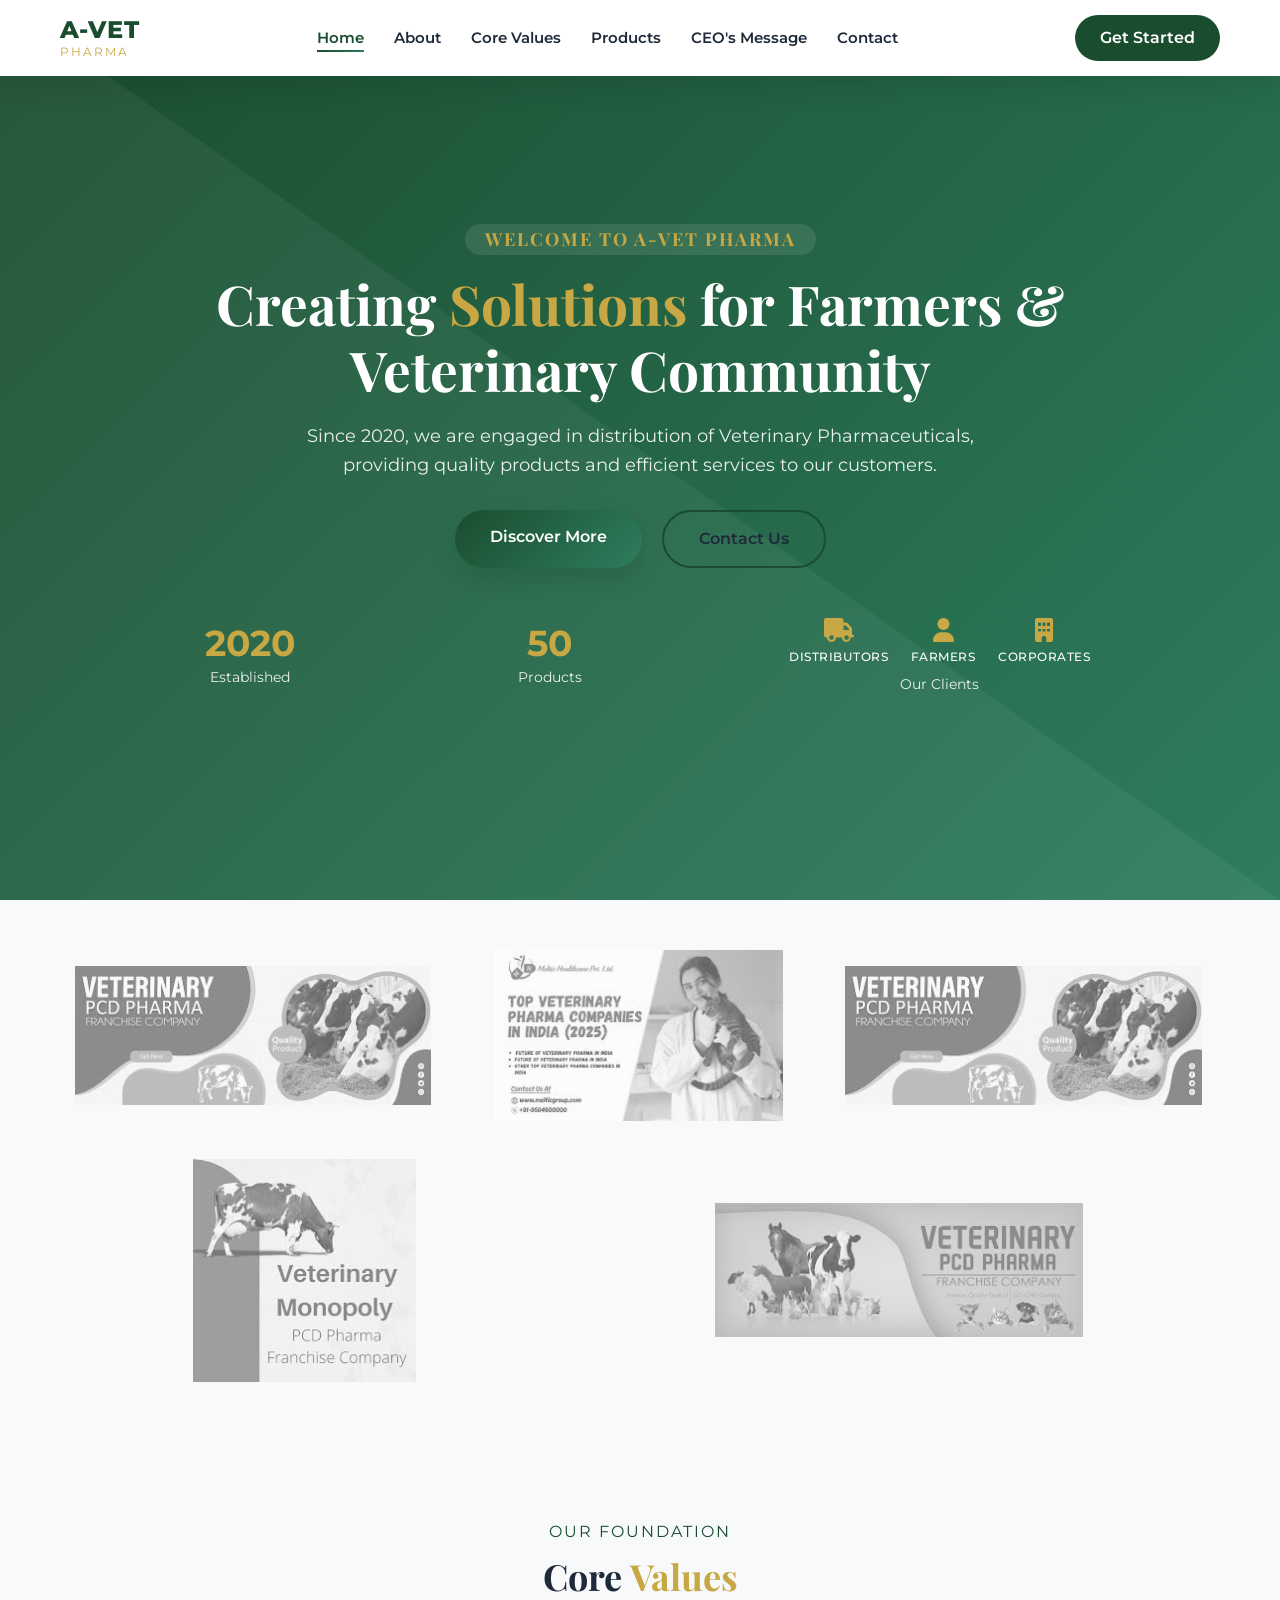
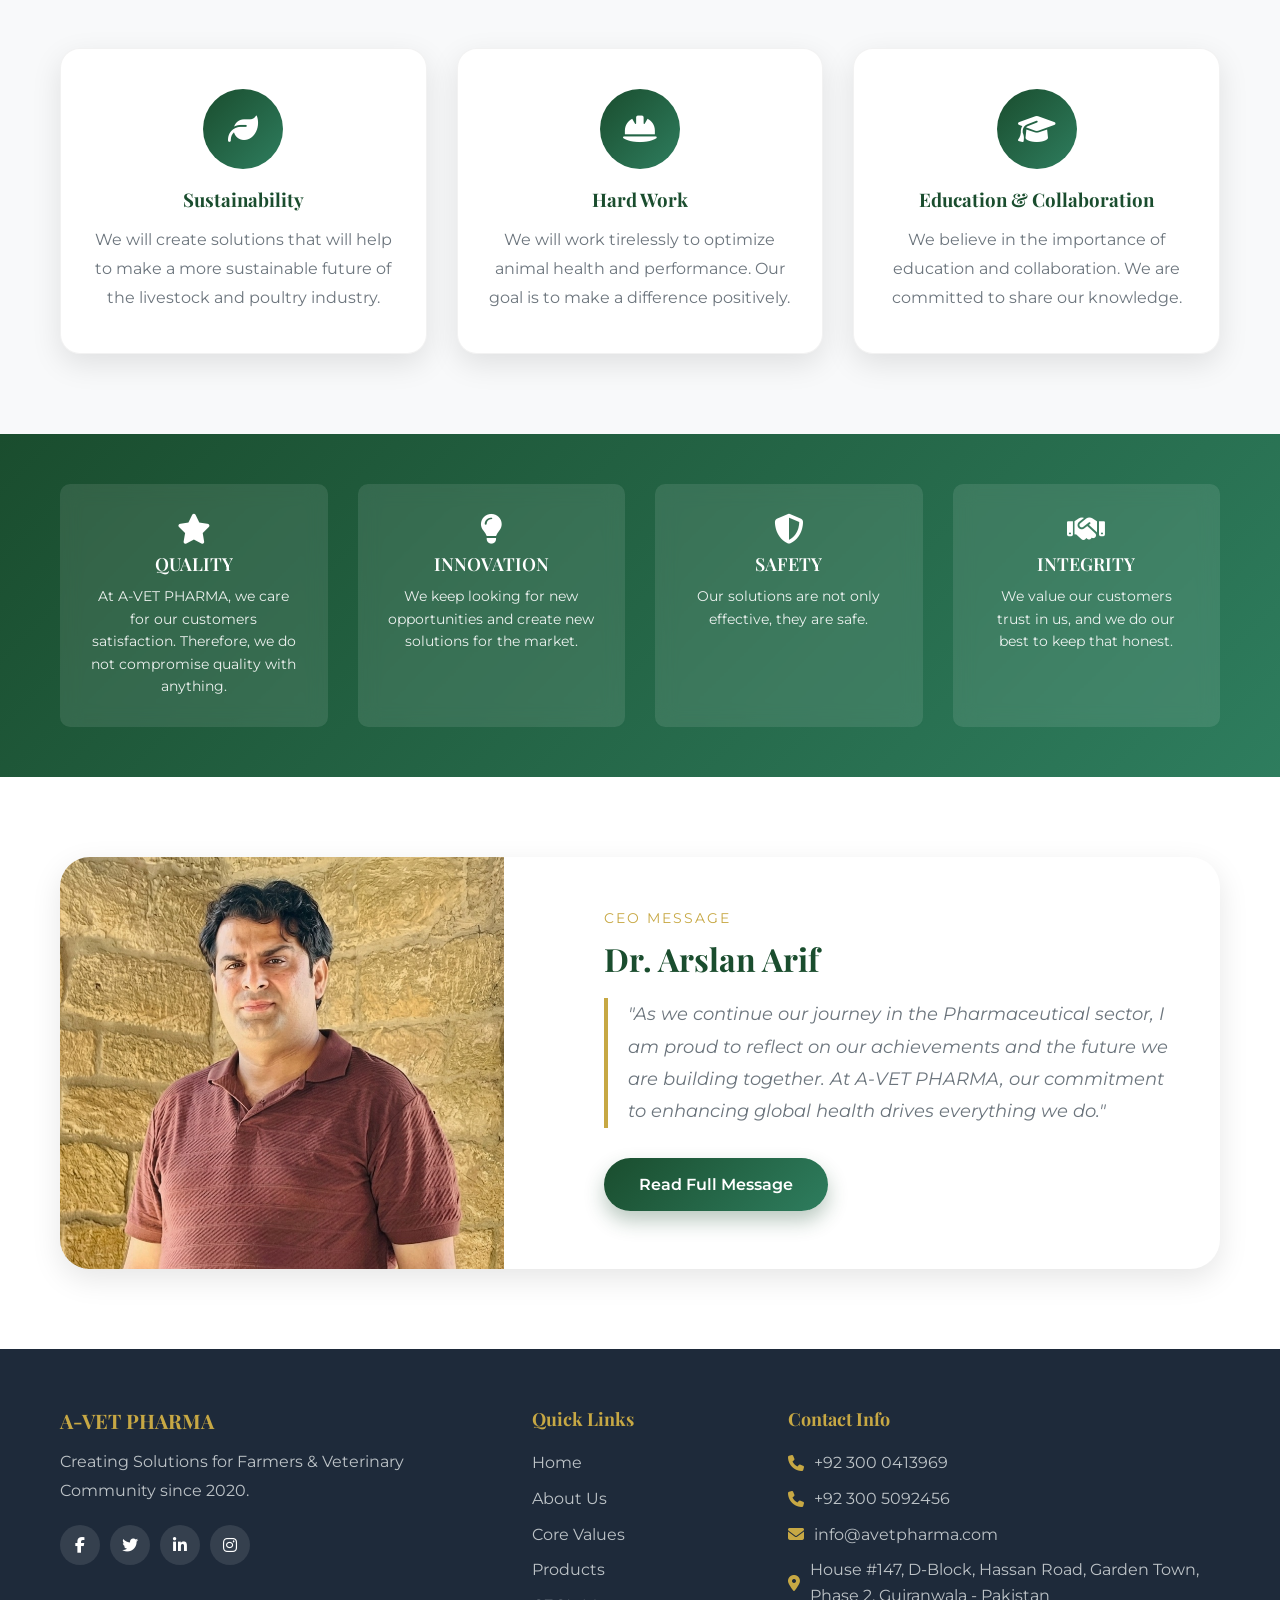
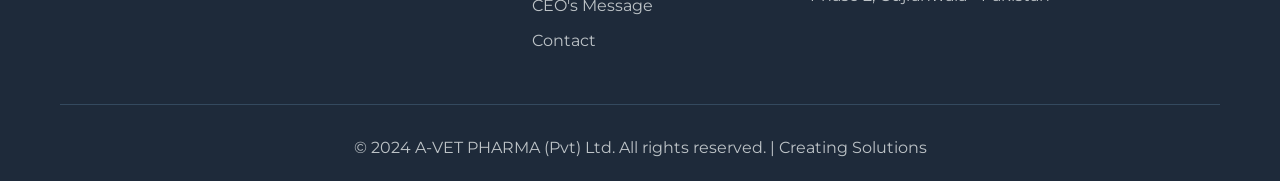
<file: index.html>
<!DOCTYPE html>
<html lang="en">
<head>
    <meta charset="UTF-8">
    <meta name="viewport" content="width=device-width, initial-scale=1.0">
    <title>A-VET PHARMA-Creating Solutions</title>
    
    <!-- Font Awesome -->
    <link rel="stylesheet" href="https://cdnjs.cloudflare.com/ajax/libs/font-awesome/6.4.0/css/all.min.css">
    
    <!-- Google Fonts -->
    <link href="https://fonts.googleapis.com/css2?family=Montserrat:wght@300;400;500;600;700;800&family=Playfair+Display:wght@400;500;600;700&display=swap" rel="stylesheet">
    
    <!-- AOS Animation -->
    <link href="https://unpkg.com/aos@2.3.1/dist/aos.css" rel="stylesheet">
    
    <!-- Custom CSS -->
    <link rel="stylesheet" href="style.css">
</head>
<body>
    
    <!-- Preloader - Sirf 5 Second (Sirf Home Page Par) 
    <div class="preloader" id="preloader"> 
        <div  class="loader"></div>
        <div class="loader-text">A-VET PHARMA</div>
        <div class="loader-subtext">Creating Solutions</div>
    </div>


    <!-- Navigation -->
    <nav class="navbar">
        <div class="container">
            <div class="nav-wrapper">
                <a href="index.html" class="logo">
                    <span class="logo-text">A-VET</span>
                    <span class="logo-sub">PHARMA</span>
                </a>
                
                <ul class="nav-menu">
                    <li><a href="index.html" class="nav-link active">Home</a></li>
                    <li><a href="about.html" class="nav-link">About</a></li>
                    <li><a href="core-values.html" class="nav-link">Core Values</a></li>
                    <li><a href="products.html" class="nav-link">Products</a></li>
                    <li><a href="ceo-message.html" class="nav-link">CEO's Message</a></li>
                    <li><a href="contact.html" class="nav-link">Contact</a></li>
                </ul>
                
                <div class="nav-right">
                    <a href="contact.html" class="btn-nav">Get Started</a>
                    <div class="hamburger">
                        <span></span>
                        <span></span>
                        <span></span>
                    </div>
                </div>
            </div>
        </div>
    </nav>

    <!-- Hero Section -->
    <section class="hero">
        <div class="hero-overlay"></div>
        <div class="container">
            <div class="hero-content" data-aos="fade-up">
                <h5 class="hero-subtitle">Welcome to A-VET PHARMA</h5>
                <h1 class="hero-title">Creating <span class="highlight">Solutions</span> for Farmers & Veterinary Community</h1>
                <p class="hero-description">Since 2020, we are engaged in distribution of Veterinary Pharmaceuticals, providing quality products and efficient services to our customers.</p>
                
                <div class="hero-buttons">
                    <a href="about.html" class="btn btn-primary">Discover More</a>
                    <a href="contact.html" class="btn btn-outline">Contact Us</a>
                </div>
                
                
                
            <!-- changing My -->
            
            
        <div class="hero-stats">
    <!-- Established -->
    <div class="stat-item">
        <span class="stat-number">2020</span>
        <span class="stat-label">Established</span>
    </div>
    
    <!-- Products -->
    <div class="stat-item">
        <span class="stat-number">50+</span>
        <span class="stat-label">Products</span>
    </div>
    
    <!-- Clients - 3 in one row -->
    <div class="stat-item clients-row">
        <div class="clients-group">
            <div class="client-box">
                <i class="fas fa-truck"></i>
                <span class="client-text">Distributors</span>
            </div>
            <div class="client-box">
                <i class="fas fa-user"></i>
                <span class="client-text">Farmers</span>
            </div>
            <div class="client-box">
                <i class="fas fa-building"></i>
                <span class="client-text">Corporates</span>
            </div>
        </div>
        <span class="stat-label">Our Clients</span>
    </div>
</div>
        
                
             
            </div>
        </div>
    </section>

    <!-- Partners Section -->
    <section class="partners">
        <div class="container">
            <div class="partners-wrapper">
                <div class="partner-item"><img class="partner-image" src="images1.jpg" alt="Partner"></div>
                <div class="partner-item"><img class="partner-image" src="images33.jpeg" alt="Partner"></div>
                <div class="partner-item"><img class="partner-image" src="images1.jpg" alt="Partner"></div>
                <div class="partner-item"><img class="partner-image" src="images0.jpeg" alt="Partner"></div>
                <div class="partner-item"><img class="partner-image" src="images5.jpeg" alt="Partner"></div>
            </div>
        </div>
    </section>

    <!-- Core Values Preview -->
    <section class="core-preview">
        <div class="container">
            <div class="section-header" data-aos="fade-up">
                <span class="section-subtitle">Our Foundation</span>
                <h2 class="section-title">Core <span class="highlight">Values</span></h2>
            </div>
            
            <div class="core-grid">
                <div class="core-card" data-aos="fade-up" data-aos-delay="100">
                    <div class="core-icon">
                        <i class="fas fa-leaf"></i>
                    </div>
                    <h3>Sustainability</h3>
                    <p>We will create solutions that will help to make a more sustainable future of the livestock and poultry industry.</p>
                </div>
                
                <div class="core-card" data-aos="fade-up" data-aos-delay="200">
                    <div class="core-icon">
                        <i class="fas fa-hard-hat"></i>
                    </div>
                    <h3>Hard Work</h3>
                    <p>We will work tirelessly to optimize animal health and performance. Our goal is to make a difference positively.</p>
                </div>
                
                <div class="core-card" data-aos="fade-up" data-aos-delay="300">
                    <div class="core-icon">
                        <i class="fas fa-graduation-cap"></i>
                    </div>
                    <h3>Education & Collaboration</h3>
                    <p>We believe in the importance of education and collaboration. We are committed to share our knowledge.</p>
                </div>
            </div>
        </div>
    </section>

    <!-- Pillars Section -->
    <section class="pillars">
        <div class="container">
            <div class="pillars-wrapper">
                <div class="pillar-item" data-aos="zoom-in">
                    <i class="fas fa-star"></i>
                    <h4>QUALITY</h4>
                    <p>At A-VET PHARMA, we care for our customers satisfaction. Therefore, we do not compromise quality with anything.</p>
                </div>
                <div class="pillar-item" data-aos="zoom-in" data-aos-delay="100">
                    <i class="fas fa-lightbulb"></i>
                    <h4>INNOVATION</h4>
                    <p>We keep looking for new opportunities and create new solutions for the market.</p>
                </div>
                <div class="pillar-item" data-aos="zoom-in" data-aos-delay="200">
                    <i class="fas fa-shield-alt"></i>
                    <h4>SAFETY</h4>
                    <p>Our solutions are not only effective, they are safe.</p>
                </div>
                <div class="pillar-item" data-aos="zoom-in" data-aos-delay="300">
                    <i class="fas fa-handshake"></i>
                    <h4>INTEGRITY</h4>
                    <p>We value our customers trust in us, and we do our best to keep that honest.</p>
                </div>
            </div>
        </div>
    </section>

    <!-- CEO Message Preview -->
    <section class="ceo-preview">
        <div class="container">
            <div class="ceo-wrapper">
                <div class="ceo-image" data-aos="fade-right">
                    <img  src="arslanarif.jpg" alt="Dr. Arslan Arif">
                </div>
                
                <div class="ceo-content" data-aos="fade-left">
                    <span class="ceo-tag">CEO MESSAGE</span>
                    <h2>Dr. Arslan Arif</h2>
                    <p class="ceo-quote">"As we continue our journey in the Pharmaceutical sector, I am proud to reflect on our achievements and the future we are building together. At A-VET PHARMA, our commitment to enhancing global health drives everything we do."</p>
                    <a href="ceo-message.html" class="btn btn-primary">Read Full Message</a>
                </div>
            </div>
        </div>
    </section>

    <!-- Footer -->
    <footer class="footer">
        <div class="container">
            <div class="footer-grid">
                <div class="footer-about">
                    <h3>A-VET PHARMA</h3>
                    <p>Creating Solutions for Farmers & Veterinary Community since 2020.</p>
                    <div class="social-links">
                        <a href="#"><i class="fab fa-facebook-f"></i></a>
                        <a href="#"><i class="fab fa-twitter"></i></a>
                        <a href="#"><i class="fab fa-linkedin-in"></i></a>
                        <a href="#"><i class="fab fa-instagram"></i></a>
                    </div>
                </div>
                
                <div class="footer-links">
                    <h4>Quick Links</h4>
                    <ul>
                        <li><a href="index.html">Home</a></li>
                        <li><a href="about.html">About Us</a></li>
                        <li><a href="core-values.html">Core Values</a></li>
                        <li><a href="products.html">Products</a></li>
                        <li><a href="ceo-message.html">CEO's Message</a></li>
                        <li><a href="contact.html">Contact</a></li>
                    </ul>
                </div>
                
                <div class="footer-contact">
                    <h4>Contact Info</h4>
                    <p><i class="fas fa-phone"></i> +92 300 0413969</p>
                    <p><i class="fas fa-phone"></i> +92 300 5092456</p>
                    <p><i class="fas fa-envelope"></i> info@avetpharma.com</p>
                    <p><i class="fas fa-map-marker-alt"></i> House #147, D-Block, Hassan Road, Garden Town, Phase 2, Gujranwala - Pakistan</p>
                </div>
            </div>
            
            <div class="footer-bottom">
                <p>&copy; 2024 A-VET PHARMA (Pvt) Ltd. All rights reserved. | Creating Solutions</p>
            </div>
        </div>
    </footer>

    <!-- Back to Top -->
    <button class="back-to-top" id="backToTop">
        <i class="fas fa-arrow-up"></i>
    </button>

    <!-- Scripts -->
    <script src="https://unpkg.com/aos@2.3.1/dist/aos.js"></script>
    <script src="script.js"></script>
</body>
</html>
</file>
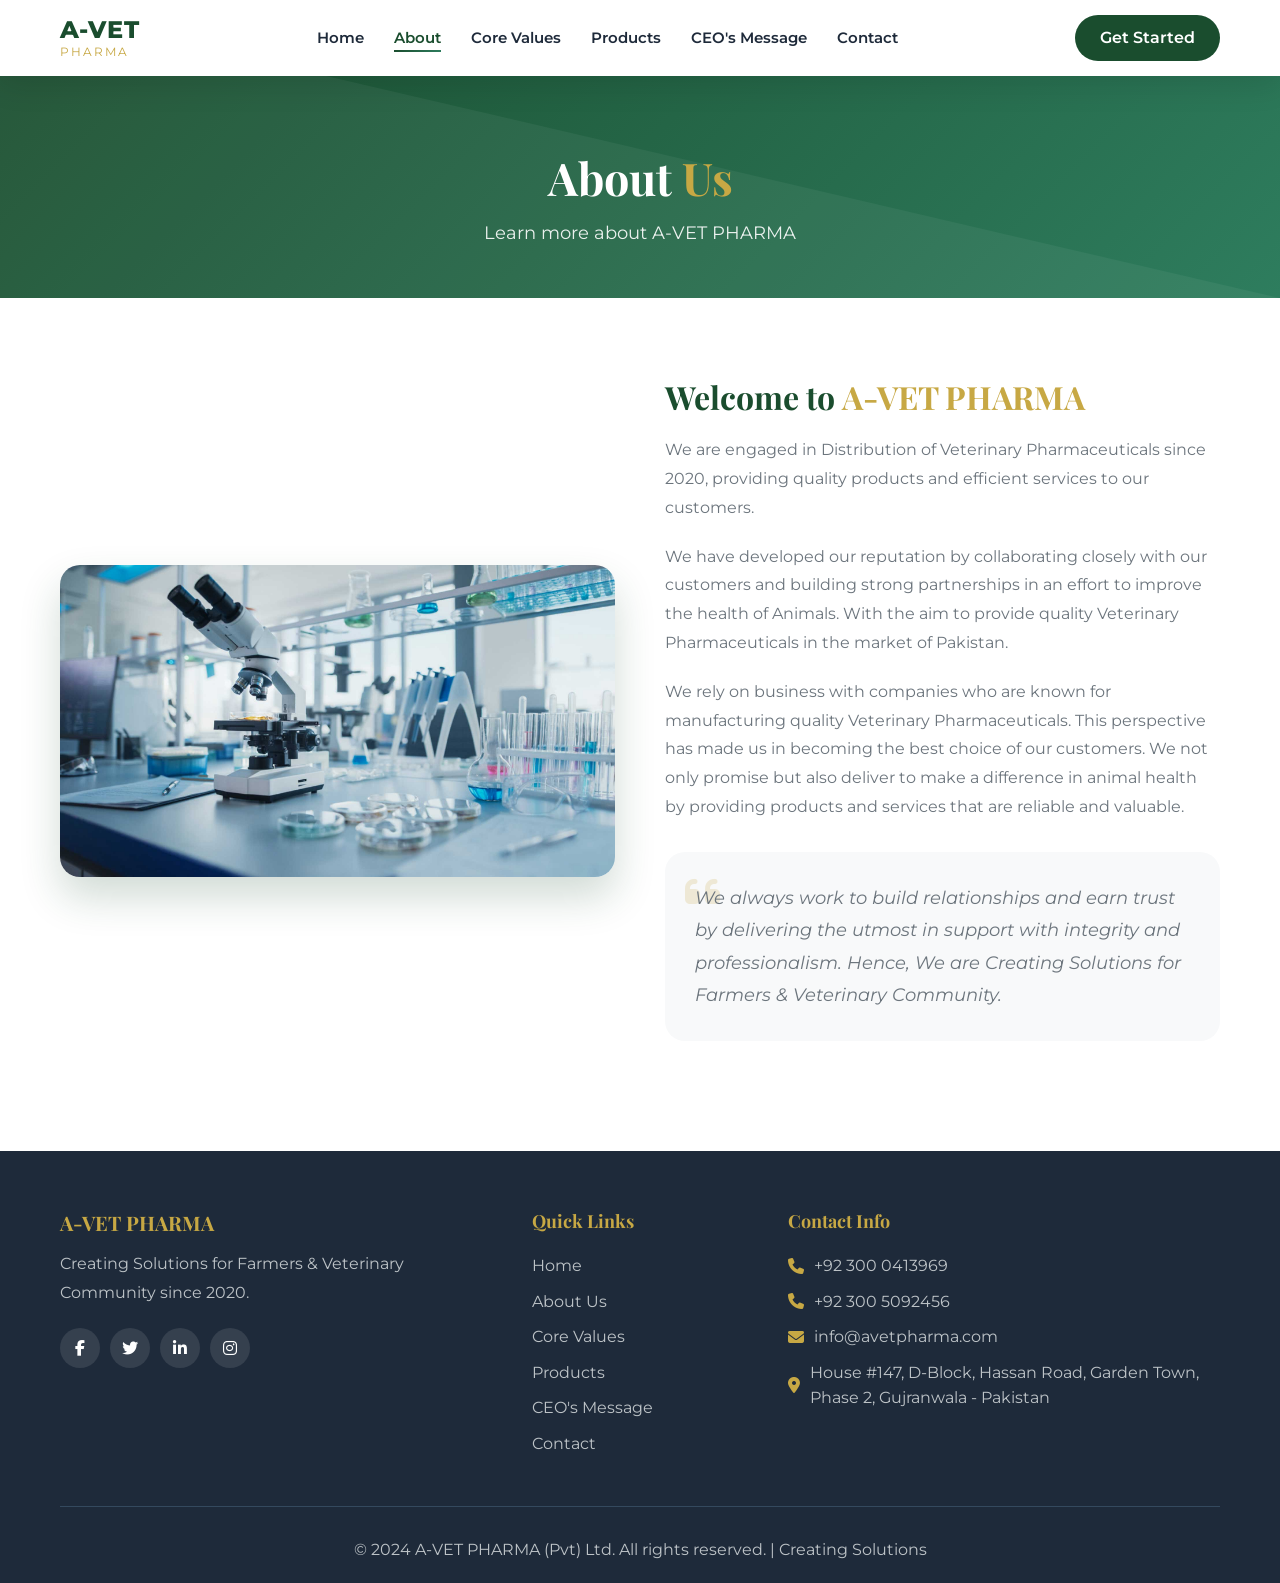
<file: about.html>
<!DOCTYPE html>
<html lang="en">
<head>
    <meta charset="UTF-8">
    <meta name="viewport" content="width=device-width, initial-scale=1.0">
    <title>A-VET PHARMA - About Us</title>
    
    <link rel="stylesheet" href="https://cdnjs.cloudflare.com/ajax/libs/font-awesome/6.4.0/css/all.min.css">
    <link href="https://fonts.googleapis.com/css2?family=Montserrat:wght@300;400;500;600;700;800&family=Playfair+Display:wght@400;500;600;700&display=swap" rel="stylesheet">
    <link href="https://unpkg.com/aos@2.3.1/dist/aos.css" rel="stylesheet">
    <link rel="stylesheet" href="style.css">
</head>
<body>
    <!-- Navigation -->
    <nav class="navbar">
        <div class="container">
            <div class="nav-wrapper">
                <a href="index.html" class="logo">
                    <span class="logo-text">A-VET</span>
                    <span class="logo-sub">PHARMA</span>
                </a>
                
                <ul class="nav-menu">
                    <li><a href="index.html" class="nav-link">Home</a></li>
                    <li><a href="about.html" class="nav-link active">About</a></li>
                    <li><a href="core-values.html" class="nav-link">Core Values</a></li>
                    <li><a href="products.html" class="nav-link">Products</a></li>
                    <li><a href="ceo-message.html" class="nav-link">CEO's Message</a></li>
                    <li><a href="contact.html" class="nav-link">Contact</a></li>
                </ul>
                
                <div class="nav-right">
                    <a href="contact.html" class="btn-nav">Get Started</a>
                    <div class="hamburger">
                        <span></span>
                        <span></span>
                        <span></span>
                    </div>
                </div>
            </div>
        </div>
    </nav>

    <!-- Page Header -->
    <section class="page-header">
        <div class="container">
            <h1>About <span class="highlight">Us</span></h1>
            <p>Learn more about A-VET PHARMA</p>
        </div>
    </section>

    <!-- About Content -->
    <section class="about-main">
        <div class="container">
            <div class="about-grid">
                <div class="about-image" data-aos="fade-right">
                    <img src="Lab Ok.jpg" alt="Laboratory">
                </div>
                
                <div class="about-content" data-aos="fade-left">
                    <h2>Welcome to <span class="highlight">A-VET PHARMA</span></h2>
                    <p class="lead">We are engaged in Distribution of Veterinary Pharmaceuticals since 2020, providing quality products and efficient services to our customers.</p>
                    
                    <p>We have developed our reputation by collaborating closely with our customers and building strong partnerships in an effort to improve the health of Animals. With the aim to provide quality Veterinary Pharmaceuticals in the market of Pakistan.</p>
                    
                    <p>We rely on business with companies who are known for manufacturing quality Veterinary Pharmaceuticals. This perspective has made us in becoming the best choice of our customers. We not only promise but also deliver to make a difference in animal health by providing products and services that are reliable and valuable.</p>
                    
                    <div class="about-highlight">
                        <i class="fas fa-quote-left"></i>
                        <p>We always work to build relationships and earn trust by delivering the utmost in support with integrity and professionalism. Hence, We are Creating Solutions for Farmers & Veterinary Community.</p>
                    </div>
                </div>
            </div>
        </div>
    </section>

    <!-- Footer -->
    <footer class="footer">
        <div class="container">
            <div class="footer-grid">
                <div class="footer-about">
                    <h3>A-VET PHARMA</h3>
                    <p>Creating Solutions for Farmers & Veterinary Community since 2020.</p>
                    <div class="social-links">
                        <a href="#"><i class="fab fa-facebook-f"></i></a>
                        <a href="#"><i class="fab fa-twitter"></i></a>
                        <a href="#"><i class="fab fa-linkedin-in"></i></a>
                        <a href="#"><i class="fab fa-instagram"></i></a>
                    </div>
                </div>
                
                <div class="footer-links">
                    <h4>Quick Links</h4>
                    <ul>
                        <li><a href="index.html">Home</a></li>
                        <li><a href="about.html">About Us</a></li>
                        <li><a href="core-values.html">Core Values</a></li>
                        <li><a href="products.html">Products</a></li>
                        <li><a href="ceo-message.html">CEO's Message</a></li>
                        <li><a href="contact.html">Contact</a></li>
                    </ul>
                </div>
                
                <div class="footer-contact">
                    <h4>Contact Info</h4>
                    <p><i class="fas fa-phone"></i> +92 300 0413969</p>
                    <p><i class="fas fa-phone"></i> +92 300 5092456</p>
                    <p><i class="fas fa-envelope"></i> info@avetpharma.com</p>
                    <p><i class="fas fa-map-marker-alt"></i> House #147, D-Block, Hassan Road, Garden Town, Phase 2, Gujranwala - Pakistan</p>
                </div>
            </div>
            
            <div class="footer-bottom">
                <p>&copy; 2024 A-VET PHARMA (Pvt) Ltd. All rights reserved. | Creating Solutions</p>
            </div>
        </div>
    </footer>

    <button class="back-to-top" id="backToTop">
        <i class="fas fa-arrow-up"></i>
    </button>

    <script src="https://unpkg.com/aos@2.3.1/dist/aos.js"></script>
    <script src="script.js"></script>
</body>
</html>
</file>
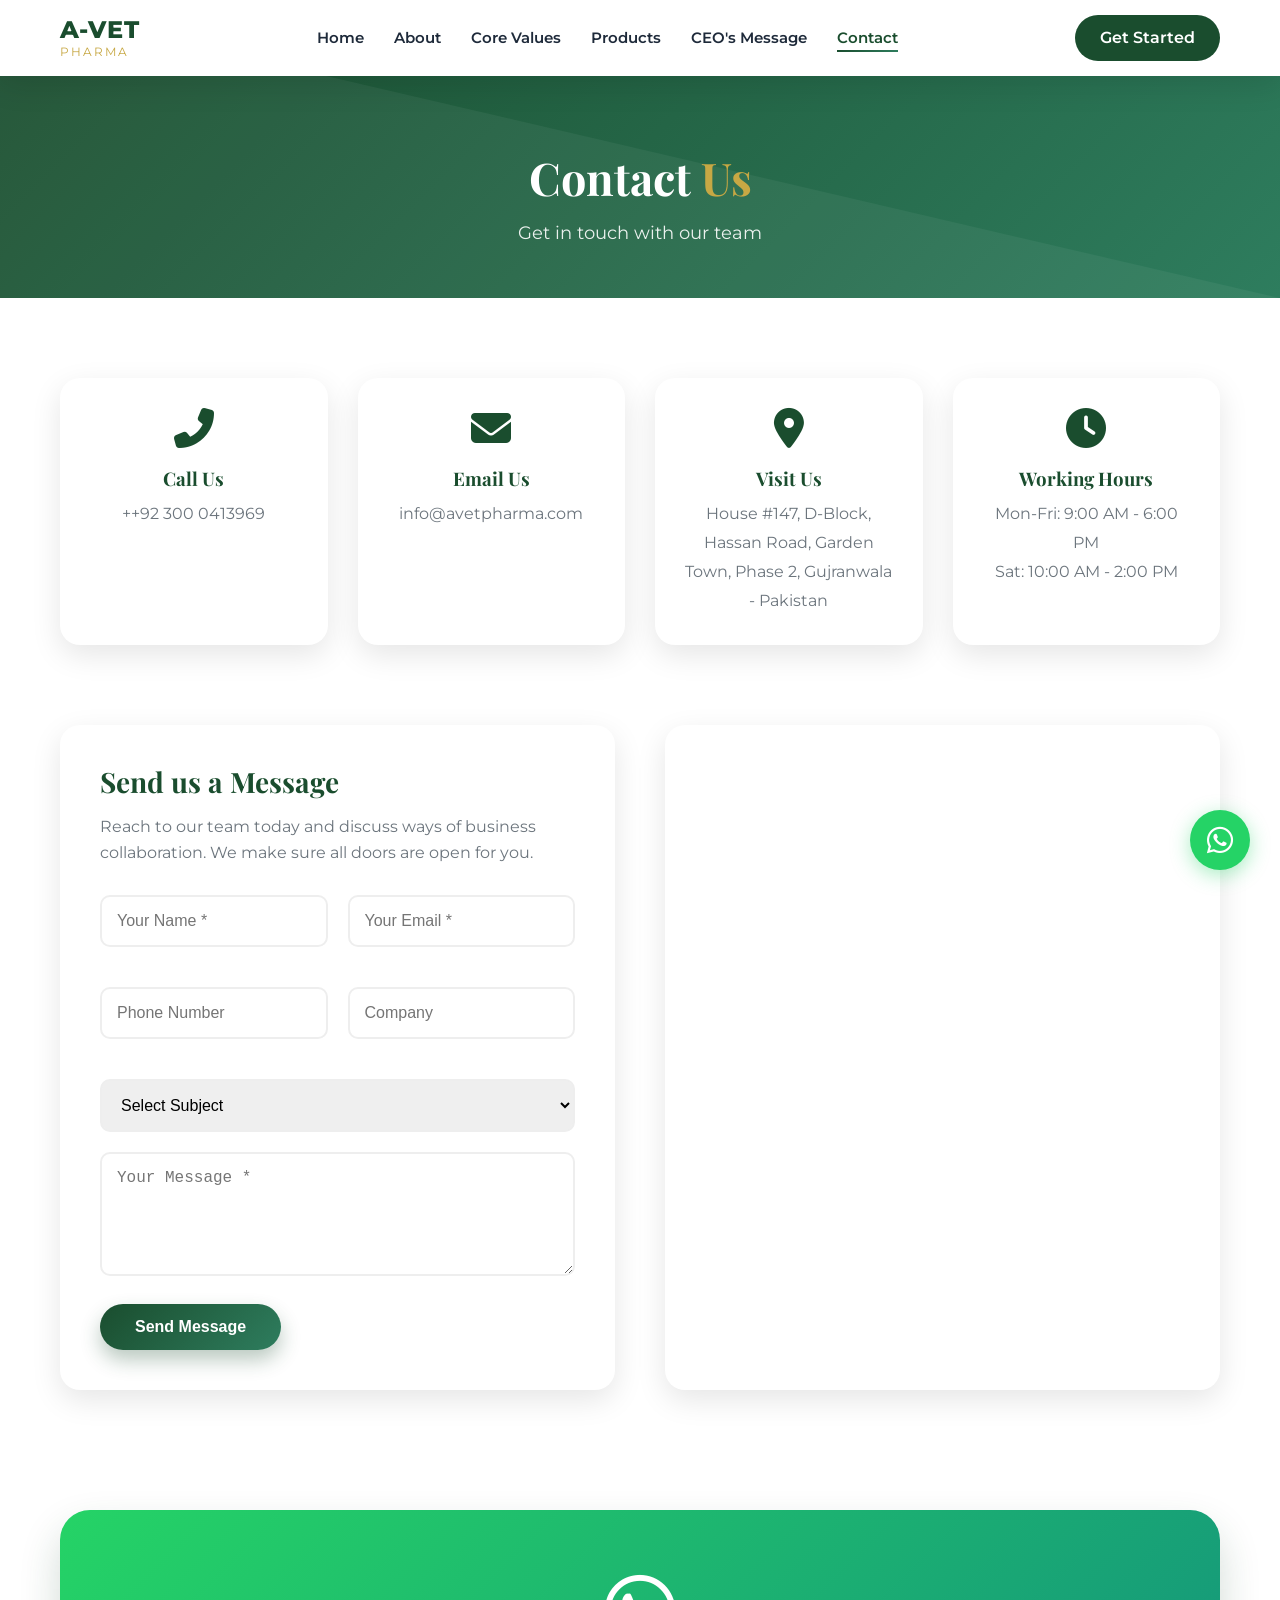
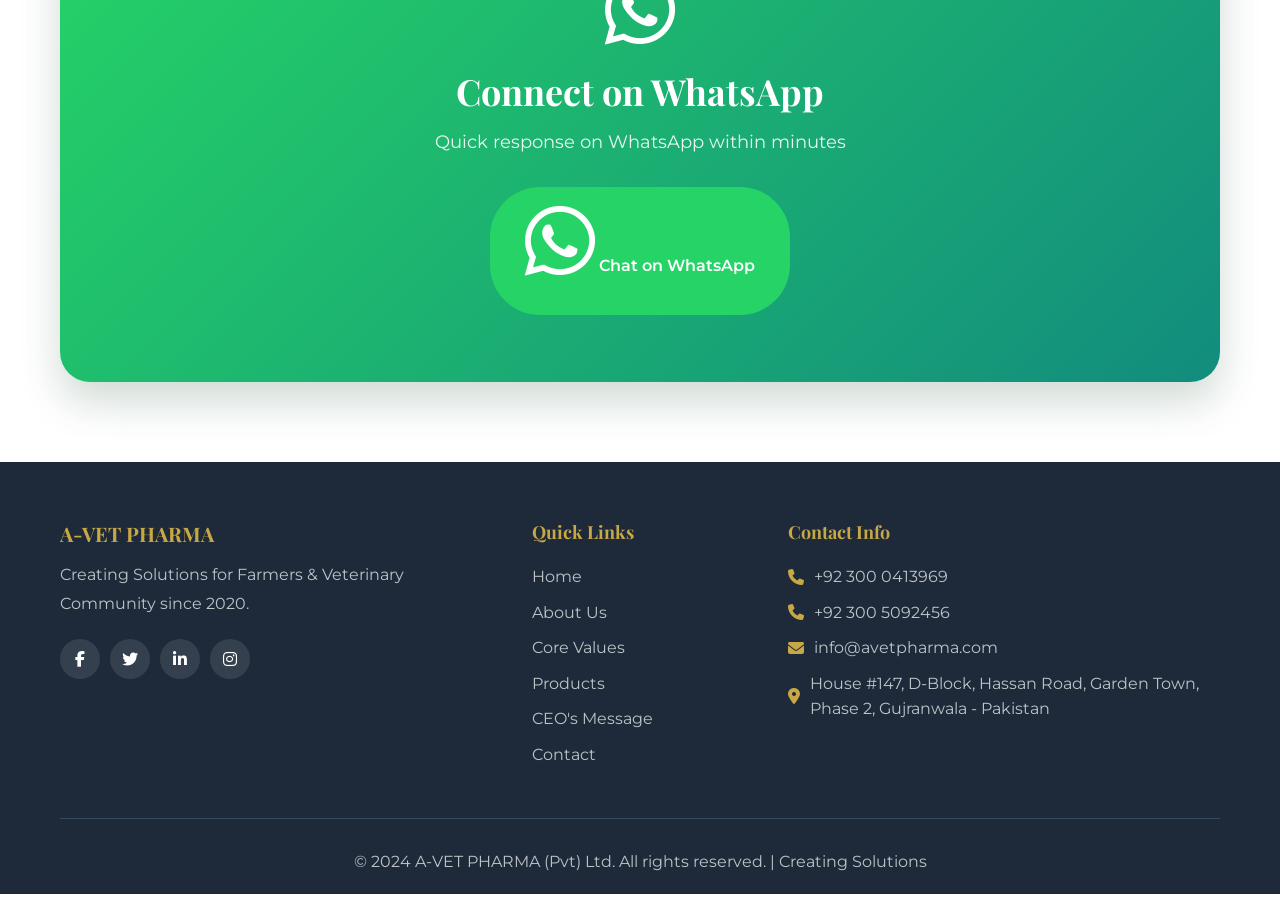
<file: contact.html>
<!DOCTYPE html>
<html lang="en">
<head>
    <meta charset="UTF-8">
    <meta name="viewport" content="width=device-width, initial-scale=1.0">
    <title>A-VET PHARMA - Contact Us</title>
    
    <link rel="stylesheet" href="https://cdnjs.cloudflare.com/ajax/libs/font-awesome/6.4.0/css/all.min.css">
    <link href="https://fonts.googleapis.com/css2?family=Montserrat:wght@300;400;500;600;700;800&family=Playfair+Display:wght@400;500;600;700&display=swap" rel="stylesheet">
    <link href="https://unpkg.com/aos@2.3.1/dist/aos.css" rel="stylesheet">
    <link rel="stylesheet" href="style.css">
</head>
<body>
    <nav class="navbar">
        <div class="container">
            <div class="nav-wrapper">
                <a href="index.html" class="logo">
                    <span class="logo-text">A-VET</span>
                    <span class="logo-sub">PHARMA</span>
                </a>
                
                <ul class="nav-menu">
                    <li><a href="index.html" class="nav-link">Home</a></li>
                    <li><a href="about.html" class="nav-link">About</a></li>
                    <li><a href="core-values.html" class="nav-link">Core Values</a></li>
                    <li><a href="products.html" class="nav-link">Products</a></li>
                    <li><a href="ceo-message.html" class="nav-link">CEO's Message</a></li>
                    <li><a href="contact.html" class="nav-link active">Contact</a></li>
                </ul>
                
                <div class="nav-right">
                    <a href="contact.html" class="btn-nav">Get Started</a>
                    <div class="hamburger">
                        <span></span>
                        <span></span>
                        <span></span>
                    </div>
                </div>
            </div>
        </div>
    </nav>

    <section class="page-header">
        <div class="container">
            <h1>Contact <span class="highlight">Us</span></h1>
            <p>Get in touch with our team</p>
        </div>
    </section>

    <section class="contact-cards-section">
        <div class="container">
            <div class="contact-cards-grid">
                <div class="contact-info-card" data-aos="fade-up">
                    <i class="fas fa-phone-alt"></i>
                    <h3>Call Us</h3>
                    <p>++92 300 0413969</p>
                </div>
                
                <div class="contact-info-card" data-aos="fade-up" data-aos-delay="100">
                    <i class="fas fa-envelope"></i>
                    <h3>Email Us</h3>
                    <p>info@avetpharma.com</p>
                </div>
                
                <div class="contact-info-card" data-aos="fade-up" data-aos-delay="200">
                    <i class="fas fa-map-marker-alt"></i>
                    <h3>Visit Us</h3>
                    <p>House #147, D-Block, Hassan Road, Garden Town, Phase 2, Gujranwala - Pakistan</p>
                </div>
                
                <div class="contact-info-card" data-aos="fade-up" data-aos-delay="300">
                    <i class="fas fa-clock"></i>
                    <h3>Working Hours</h3>
                    <p>Mon-Fri: 9:00 AM - 6:00 PM</p>
                    <p>Sat: 10:00 AM - 2:00 PM</p>
                </div>
            </div>
        </div>
    </section>

    <section class="contact-main">
        <div class="container">
            <div class="contact-grid">
                <div class="contact-form-wrapper" data-aos="fade-right">
                    <h2>Send us a Message</h2>
                    <p>Reach to our team today and discuss ways of business collaboration. We make sure all doors are open for you.</p>
                    
                    <form id="contactForm" class="contact-form">
                        <div class="form-row">
                            <input type="text" placeholder="Your Name *" required>
                            <input type="email" placeholder="Your Email *" required>
                        </div>
                        
                        <div class="form-row">
                            <input type="tel" placeholder="Phone Number">
                            <input type="text" placeholder="Company">
                        </div>
                        
                        <select>
                            <option>Select Subject</option>
                            <option>Product Inquiry</option>
                            <option>Business Collaboration</option>
                            <option>Partnership</option>
                            <option>General Inquiry</option>
                        </select>
                        
                        <textarea rows="5" placeholder="Your Message *" required></textarea>
                        
                        <button type="submit" class="btn btn-primary">Send Message</button>
                    </form>
                </div>
                
                <div class="contact-map" data-aos="fade-left">
                    <iframe src="https://www.google.com/maps/embed?pb=!1m18!1m12!1m3!1d217776.44357248866!2d74.25419730689796!3d31.520405270781203!2m3!1f0!2f0!3f0!3m2!1i1024!2i768!4f13.1!3m3!1m2!1s0x3919053d1b2f1c9d%3A0x9b3e5d4d4b4b4b4b!2sLahore%2C%20Punjab%2C%20Pakistan!5e0!3m2!1sen!2s!4v1620000000000!5m2!1sen!2s" width="100%" height="450" style="border:0;" allowfullscreen="" loading="lazy"></iframe>
                </div>
            </div>
        </div>
    </section>

    <!-- WhatsApp Connect -->
    <section class="whatsapp-connect">
        <div class="container">
            <div class="whatsapp-box" data-aos="zoom-in">
                <i class="fab fa-whatsapp"></i>
                <h2>Connect on WhatsApp</h2>
                <p>Quick response on WhatsApp within minutes</p>
                <a href="https://wa.me/923000413969" class="btn btn-whatsapp" target="_blank">
                    <i class="fab fa-whatsapp"></i> Chat on WhatsApp
                </a>
            </div>
        </div>
    </section>

    <footer class="footer">
        <div class="container">
            <div class="footer-grid">
                <div class="footer-about">
                    <h3>A-VET PHARMA</h3>
                    <p>Creating Solutions for Farmers & Veterinary Community since 2020.</p>
                    <div class="social-links">
                        <a href="#"><i class="fab fa-facebook-f"></i></a>
                        <a href="#"><i class="fab fa-twitter"></i></a>
                        <a href="#"><i class="fab fa-linkedin-in"></i></a>
                        <a href="#"><i class="fab fa-instagram"></i></a>
                    </div>
                </div>
                
                <div class="footer-links">
                    <h4>Quick Links</h4>
                    <ul>
                        <li><a href="index.html">Home</a></li>
                        <li><a href="about.html">About Us</a></li>
                        <li><a href="core-values.html">Core Values</a></li>
                        <li><a href="products.html">Products</a></li>
                        <li><a href="ceo-message.html">CEO's Message</a></li>
                        <li><a href="contact.html">Contact</a></li>
                    </ul>
                </div>
                
                <div class="footer-contact">
                    <h4>Contact Info</h4>
                    <p><i class="fas fa-phone"></i> +92 300 0413969</p>
                    <p><i class="fas fa-phone"></i> +92 300 5092456</p>
                    <p><i class="fas fa-envelope"></i> info@avetpharma.com</p>
                    <p><i class="fas fa-map-marker-alt"></i> House #147, D-Block, Hassan Road, Garden Town, Phase 2, Gujranwala - Pakistan</p>
                </div>
            </div>
            
            <div class="footer-bottom">
                <p>&copy; 2024 A-VET PHARMA (Pvt) Ltd. All rights reserved. | Creating Solutions</p>
            </div>
        </div>
    </footer>

    <button class="back-to-top" id="backToTop">
        <i class="fas fa-arrow-up"></i>
    </button>

    <!-- WhatsApp Float -->
    <a href="https://wa.me/923000413969" class="whatsapp-float" target="_blank">
        <i class="fab fa-whatsapp"></i>
    </a>

    <script src="https://unpkg.com/aos@2.3.1/dist/aos.js"></script>
    <script src="script.js"></script>
</body>
</html>
</file>
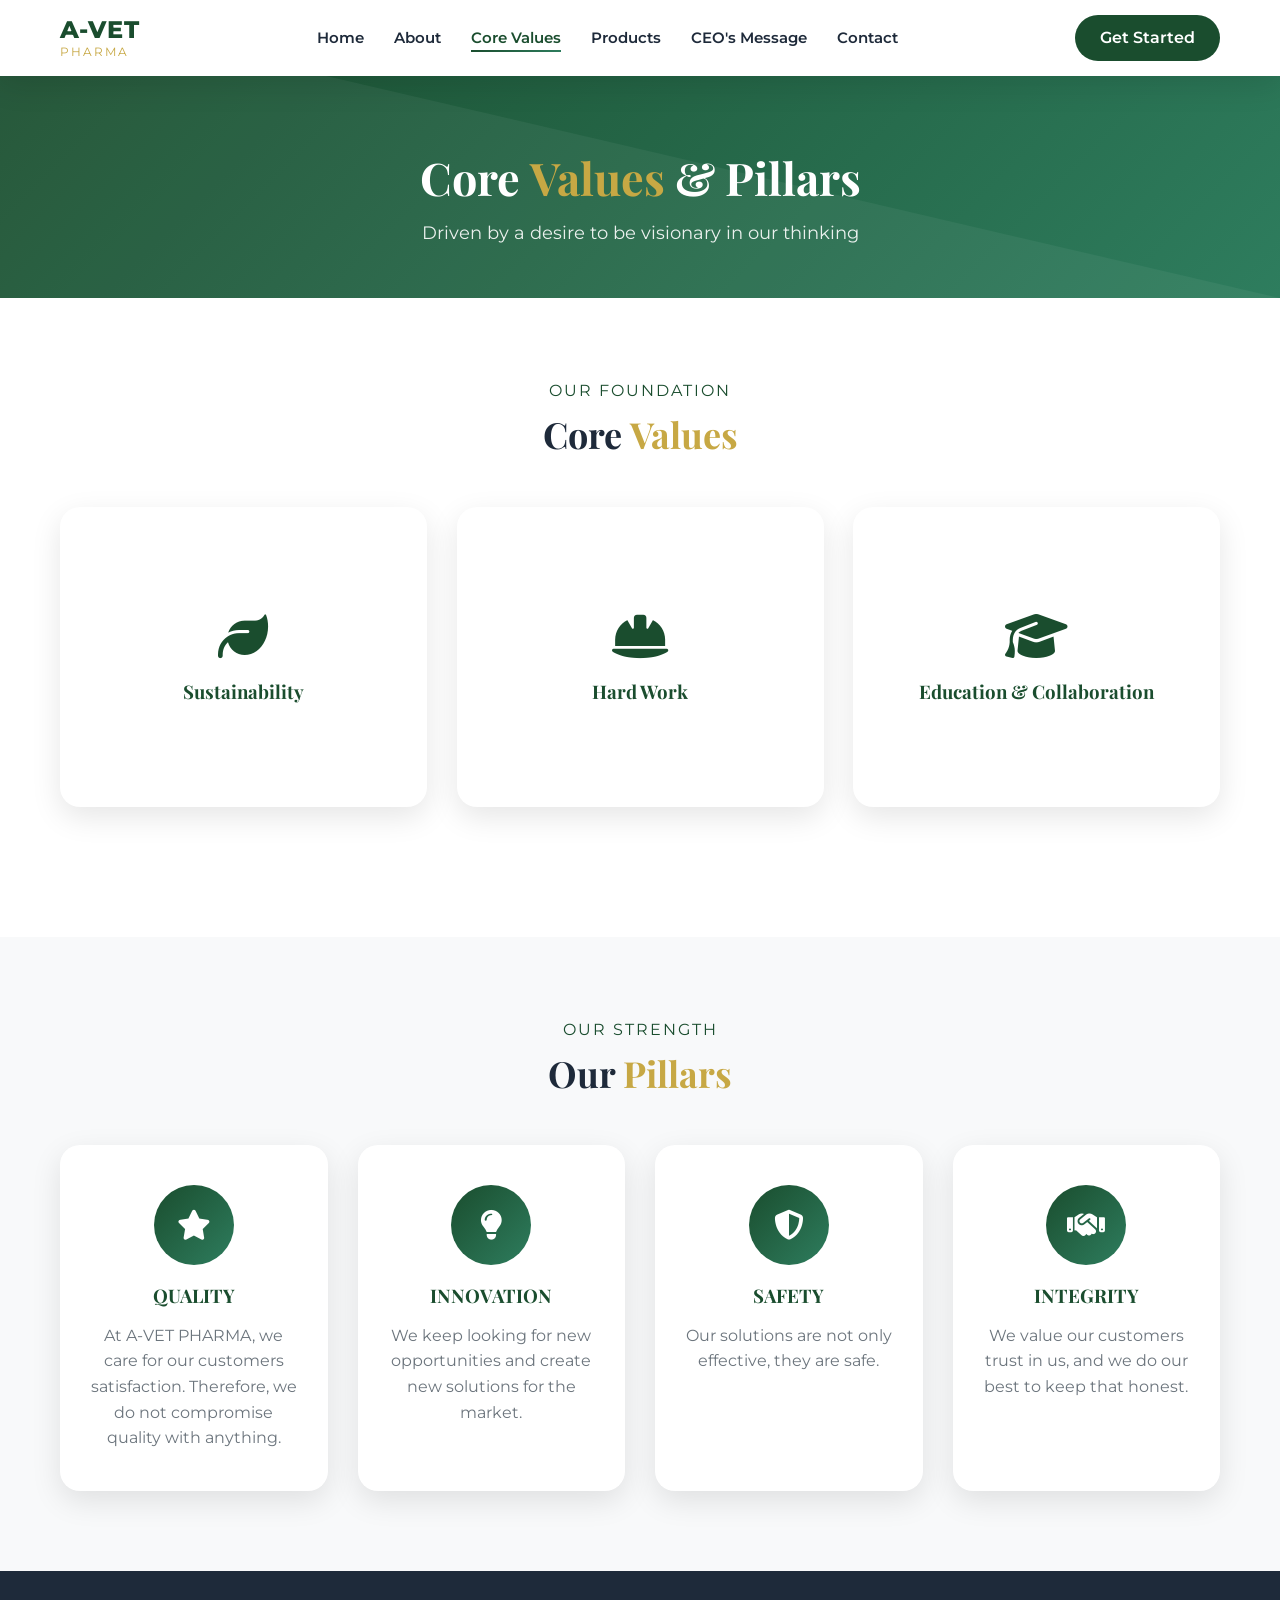
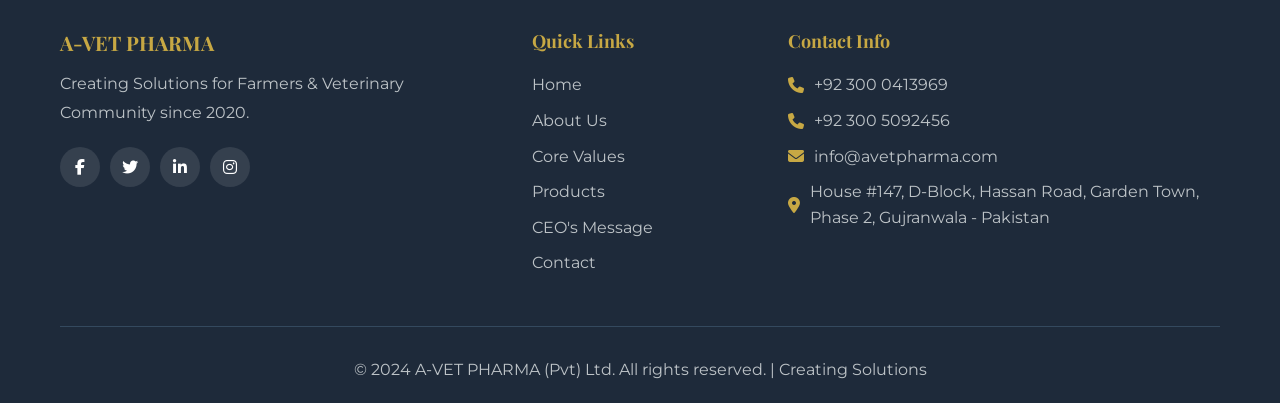
<file: core-values.html>
<!DOCTYPE html>
<html lang="en">
<head>
    <meta charset="UTF-8">
    <meta name="viewport" content="width=device-width, initial-scale=1.0">
    <title>A-VET PHARMA - Core Values</title>
    
    <link rel="stylesheet" href="https://cdnjs.cloudflare.com/ajax/libs/font-awesome/6.4.0/css/all.min.css">
    <link href="https://fonts.googleapis.com/css2?family=Montserrat:wght@300;400;500;600;700;800&family=Playfair+Display:wght@400;500;600;700&display=swap" rel="stylesheet">
    <link href="https://unpkg.com/aos@2.3.1/dist/aos.css" rel="stylesheet">
    <link rel="stylesheet" href="style.css">
</head>
<body>
    <nav class="navbar">
        <div class="container">
            <div class="nav-wrapper">
                <a href="index.html" class="logo">
                    <span class="logo-text">A-VET</span>
                    <span class="logo-sub">PHARMA</span>
                </a>
                
                <ul class="nav-menu">
                    <li><a href="index.html" class="nav-link">Home</a></li>
                    <li><a href="about.html" class="nav-link">About</a></li>
                    <li><a href="core-values.html" class="nav-link active">Core Values</a></li>
                    <li><a href="products.html" class="nav-link">Products</a></li>
                    <li><a href="ceo-message.html" class="nav-link">CEO's Message</a></li>
                    <li><a href="contact.html" class="nav-link">Contact</a></li>
                </ul>
                
                <div class="nav-right">
                    <a href="contact.html" class="btn-nav">Get Started</a>
                    <div class="hamburger">
                        <span></span>
                        <span></span>
                        <span></span>
                    </div>
                </div>
            </div>
        </div>
    </nav>

    <section class="page-header">
        <div class="container">
            <h1>Core <span class="highlight">Values</span> & Pillars</h1>
            <p>Driven by a desire to be visionary in our thinking</p>
        </div>
    </section>

    <!-- Core Values Full -->
    <section class="core-values-full">
        <div class="container">
            <div class="section-header" data-aos="fade-up">
                <span class="section-subtitle">Our Foundation</span>
                <h2 class="section-title">Core <span class="highlight">Values</span></h2>
            </div>
            
            <div class="core-grid-full">
                <div class="core-card-large" data-aos="flip-left">
                    <div class="core-card-inner">
                        <div class="core-front">
                            <i class="fas fa-leaf"></i>
                            <h3>Sustainability</h3>
                        </div>
                        <div class="core-back">
                            <p>We will create solutions that will help to make a more sustainable future of the livestock and poultry industry.</p>
                        </div>
                    </div>
                </div>
                
                <div class="core-card-large" data-aos="flip-left" data-aos-delay="100">
                    <div class="core-card-inner">
                        <div class="core-front">
                            <i class="fas fa-hard-hat"></i>
                            <h3>Hard Work</h3>
                        </div>
                        <div class="core-back">
                            <p>We will work tirelessly to optimize animal health and performance. Our goal is to make a difference positively.</p>
                        </div>
                    </div>
                </div>
                
                <div class="core-card-large" data-aos="flip-left" data-aos-delay="200">
                    <div class="core-card-inner">
                        <div class="core-front">
                            <i class="fas fa-graduation-cap"></i>
                            <h3>Education & Collaboration</h3>
                        </div>
                        <div class="core-back">
                            <p>We believe in the importance of education and collaboration. We are committed to share our knowledge.</p>
                        </div>
                    </div>
                </div>
            </div>
        </div>
    </section>

    <!-- Pillars Section -->
    <section class="pillars-section">
        <div class="container">
            <div class="section-header" data-aos="fade-up">
                <span class="section-subtitle">Our Strength</span>
                <h2 class="section-title">Our <span class="highlight">Pillars</span></h2>
            </div>
            
            <div class="pillars-grid">
                <div class="pillar-card" data-aos="fade-up">
                    <div class="pillar-icon">
                        <i class="fas fa-star"></i>
                    </div>
                    <h3>QUALITY</h3>
                    <p>At A-VET PHARMA, we care for our customers satisfaction. Therefore, we do not compromise quality with anything.</p>
                </div>
                
                <div class="pillar-card" data-aos="fade-up" data-aos-delay="100">
                    <div class="pillar-icon">
                        <i class="fas fa-lightbulb"></i>
                    </div>
                    <h3>INNOVATION</h3>
                    <p>We keep looking for new opportunities and create new solutions for the market.</p>
                </div>
                
                <div class="pillar-card" data-aos="fade-up" data-aos-delay="200">
                    <div class="pillar-icon">
                        <i class="fas fa-shield-alt"></i>
                    </div>
                    <h3>SAFETY</h3>
                    <p>Our solutions are not only effective, they are safe.</p>
                </div>
                
                <div class="pillar-card" data-aos="fade-up" data-aos-delay="300">
                    <div class="pillar-icon">
                        <i class="fas fa-handshake"></i>
                    </div>
                    <h3>INTEGRITY</h3>
                    <p>We value our customers trust in us, and we do our best to keep that honest.</p>
                </div>
            </div>
        </div>
    </section>

    <footer class="footer">
        <div class="container">
            <div class="footer-grid">
                <div class="footer-about">
                    <h3>A-VET PHARMA</h3>
                    <p>Creating Solutions for Farmers & Veterinary Community since 2020.</p>
                    <div class="social-links">
                        <a href="#"><i class="fab fa-facebook-f"></i></a>
                        <a href="#"><i class="fab fa-twitter"></i></a>
                        <a href="#"><i class="fab fa-linkedin-in"></i></a>
                        <a href="#"><i class="fab fa-instagram"></i></a>
                    </div>
                </div>
                
                <div class="footer-links">
                    <h4>Quick Links</h4>
                    <ul>
                        <li><a href="index.html">Home</a></li>
                        <li><a href="about.html">About Us</a></li>
                        <li><a href="core-values.html">Core Values</a></li>
                        <li><a href="products.html">Products</a></li>
                        <li><a href="ceo-message.html">CEO's Message</a></li>
                        <li><a href="contact.html">Contact</a></li>
                    </ul>
                </div>
                
                <div class="footer-contact">
                    <h4>Contact Info</h4>
                    <p><i class="fas fa-phone"></i> +92 300 0413969</p>
                    <p><i class="fas fa-phone"></i> +92 300 5092456</p>
                    <p><i class="fas fa-envelope"></i> info@avetpharma.com</p>
                    <p><i class="fas fa-map-marker-alt"></i> House #147, D-Block, Hassan Road, Garden Town, Phase 2, Gujranwala - Pakistan</p>
                </div>
            </div>
            
            <div class="footer-bottom">
                <p>&copy; 2024 A-VET PHARMA (Pvt) Ltd. All rights reserved. | Creating Solutions</p>
            </div>
        </div>
    </footer>

    <button class="back-to-top" id="backToTop">
        <i class="fas fa-arrow-up"></i>
    </button>

    <script src="https://unpkg.com/aos@2.3.1/dist/aos.js"></script>
    <script src="script.js"></script>
</body>
</html>
</file>
<file: style.css>
/* ===== RESET & VARIABLES ===== */
* {
    margin: 0;
    padding: 0;
    box-sizing: border-box;
}

:root {
    --primary: #1a4d2e;
    --primary-light: #2e7d5e;
    --secondary: #c7a844;
    --accent: #e8b86b;
    --dark: #1e2a3a;
    --light: #f8f9fa;
    --gray: #6c757d;
    --white: #ffffff;
    --shadow: 0 10px 30px rgba(0,0,0,0.1);
    --shadow-hover: 0 20px 40px rgba(26, 77, 46, 0.2);
    --gradient: linear-gradient(135deg, #1a4d2e, #2e7d5e);
}

html {
    scroll-behavior: smooth;
    font-size: 62.5%;
}

body {
    font-family: 'Montserrat', sans-serif;
    font-size: 1.6rem;
    line-height: 1.6;
    color: var(--dark);
    overflow-x: hidden;
}

.container {
    max-width: 1200px;
    margin: 0 auto;
    padding: 0 2rem;
}

h1, h2, h3, h4, h5, h6 {
    font-family: 'Playfair Display', serif;
    font-weight: 700;
    line-height: 1.2;
}

.highlight {
    color: var(--secondary);
    position: relative;
    display: inline-block;
}

/* ===== PRELOADER - SIRF HOME PAGE PAR ===== */
.preloader {
    position: fixed;
    top: 0;
    left: 0;
    width: 100%;
    height: 100%;
    background: var(--gradient);
    display: flex;
    justify-content: center;
    align-items: center;
    flex-direction: column;
    z-index: 9999;
    transition: opacity 0.5s, visibility 0.5s;
}

.preloader.fade-out {
    opacity: 0;
    visibility: hidden;
}

.loader {
    width: 80px;
    height: 80px;
    border: 5px solid rgba(255,255,255,0.3);
    border-top-color: var(--secondary);
    border-radius: 50%;
    animation: spin 1s linear infinite;
    margin-bottom: 2rem;
}

.loader-text {
    font-size: 3rem;
    font-weight: 700;
    color: var(--white);
    letter-spacing: 3px;
    text-transform: uppercase;
}

.loader-subtext {
    font-size: 1.6rem;
    color: var(--secondary);
    margin-top: 1rem;
}

@keyframes spin {
    to { transform: rotate(360deg); }
}

/* ===== BUTTONS ===== */
.btn {
    display: inline-block;
    padding: 1.4rem 3.5rem;
    border-radius: 50px;
    font-size: 1.6rem;
    font-weight: 600;
    text-decoration: none;
    transition: all 0.3s;
    border: none;
    cursor: pointer;
    position: relative;
    overflow: hidden;
    z-index: 1;
}

.btn::before {
    content: '';
    position: absolute;
    top: 0;
    left: -100%;
    width: 100%;
    height: 100%;
    background: rgba(255,255,255,0.2);
    transition: left 0.5s;
    z-index: -1;
}

.btn:hover::before {
    left: 100%;
}

.btn-primary {
    background: var(--gradient);
    color: var(--white);
    box-shadow: 0 10px 20px rgba(26, 77, 46, 0.3);
}

.btn-primary:hover {
    transform: translateY(-3px);
    box-shadow: 0 15px 30px rgba(26, 77, 46, 0.4);
}

.btn-outline {
    background: transparent;
    color: var(--dark);
    border: 2px solid var(--primary);
}

.btn-outline:hover {
    background: var(--primary);
    color: var(--white);
    transform: translateY(-3px);
}

.btn-nav {
    padding: 1rem 2.5rem;
    background: var(--primary);
    color: var(--white);
    border-radius: 50px;
    text-decoration: none;
    font-weight: 600;
    transition: 0.3s;
}

.btn-nav:hover {
    background: var(--primary-light);
    transform: translateY(-2px);
    box-shadow: var(--shadow);
}

.btn-whatsapp {
    background: #25d366;
    color: var(--white);
}

.btn-whatsapp:hover {
    background: #128c7e;
}

/* ===== NAVBAR ===== */
.navbar {
    position: fixed;
    top: 0;
    left: 0;
    width: 100%;
    background: var(--white);
    box-shadow: var(--shadow);
    z-index: 1000;
    padding: 1.5rem 0;
}

.nav-wrapper {
    display: flex;
    justify-content: space-between;
    align-items: center;
}

.logo {
    display: flex;
    flex-direction: column;
    line-height: 1.2;
    text-decoration: none;
}

.logo-text {
    font-size: 2.4rem;
    font-weight: 800;
    color: var(--primary);
    letter-spacing: 1px;
}

.logo-sub {
    font-size: 1.2rem;
    color: var(--secondary);
    letter-spacing: 2px;
}

.nav-menu {
    display: flex;
    list-style: none;
    gap: 3rem;
}

.nav-link {
    color: var(--dark);
    text-decoration: none;
    font-weight: 600;
    font-size: 1.5rem;
    transition: color 0.3s;
    position: relative;
}

.nav-link::after {
    content: '';
    position: absolute;
    bottom: -5px;
    left: 0;
    width: 0;
    height: 2px;
    background: var(--gradient);
    transition: width 0.3s;
}

.nav-link:hover::after,
.nav-link.active::after {
    width: 100%;
}

.nav-link:hover,
.nav-link.active {
    color: var(--primary);
}

.nav-right {
    display: flex;
    align-items: center;
    gap: 2rem;
}

.hamburger {
    display: none;
    flex-direction: column;
    cursor: pointer;
}

.hamburger span {
    width: 25px;
    height: 3px;
    background: var(--dark);
    margin: 3px 0;
    transition: 0.3s;
}

/* ===== HERO SECTION ===== */
.hero {
    min-height: 100vh;
    display: flex;
    align-items: center;
    padding: 10rem 0 5rem;
    position: relative;
    background: linear-gradient(135deg, #1a4d2e 0%, #2e7d5e 100%);
    color: var(--white);
    text-align: center;
}

.hero-overlay {
    position: absolute;
    top: 0;
    left: 0;
    width: 100%;
    height: 100%;
    background: url('data:image/svg+xml,<svg xmlns="http://www.w3.org/2000/svg" viewBox="0 0 100 100" preserveAspectRatio="none"><path d="M0,0 L100,100 L0,100 Z" fill="rgba(255,255,255,0.05)"/></svg>');
    background-size: cover;
}

.hero-content {
    position: relative;
    max-width: 900px;
    margin: 0 auto;
}

.hero-subtitle {
    font-size: 1.8rem;
    color: var(--secondary);
    text-transform: uppercase;
    letter-spacing: 2px;
    margin-bottom: 1.5rem;
    display: inline-block;
    padding: 0.5rem 2rem;
    background: rgba(255,255,255,0.1);
    border-radius: 50px;
}

.hero-title {
    font-size: 5.5rem;
    font-weight: 700;
    margin-bottom: 2rem;
    line-height: 1.2;
}

.hero-title .highlight {
    color: var(--secondary);
}

.hero-description {
    font-size: 1.8rem;
    margin-bottom: 3rem;
    opacity: 0.9;
    max-width: 700px;
    margin-left: auto;
    margin-right: auto;
}

.hero-buttons {
    display: flex;
    gap: 2rem;
    justify-content: center;
    margin-bottom: 5rem;
    flex-wrap: wrap;
}

.hero-stats {
    display: flex;
    justify-content: center;
    gap: 5rem;
    flex-wrap: wrap;
}

.stat-item {
    text-align: center;
}

.stat-number {
    font-size: 4rem;
    font-weight: 700;
    color: var(--secondary);
    display: block;
    line-height: 1;
}

.stat-label {
    font-size: 1.4rem;
    opacity: 0.9;
}

/* ===== PARTNERS SECTION ===== */
.partners {
    padding: 5rem 0;
    background: var(--light);
}

.partners-wrapper {
    display: flex;
    justify-content: space-around;
    align-items: center;
    flex-wrap: wrap;
    gap: 3rem;
}

.partner-item {
    opacity: 0.6;
    transition: opacity 0.3s;
    filter: grayscale(100%);
}

.partner-item:hover {
    opacity: 1;
    filter: grayscale(0);
}


.partner-image {
    width: 99%;
}

/* ===== SECTION HEADER ===== */
.section-header {
    text-align: center;
    margin-bottom: 5rem;
}

.section-subtitle {
    font-size: 1.6rem;
    color: var(--primary);
    text-transform: uppercase;
    letter-spacing: 2px;
    margin-bottom: 1rem;
    display: block;
}

.section-title {
    font-size: 3.6rem;
    font-weight: 700;
    margin-bottom: 1.5rem;
}

.section-description {
    font-size: 1.8rem;
    color: var(--gray);
    max-width: 700px;
    margin: 0 auto;
}

/* ===== CORE VALUES ===== */
.core-preview {
    padding: 8rem 0;
    background: var(--light);
}

.core-grid {
    display: grid;
    grid-template-columns: repeat(3, 1fr);
    gap: 3rem;
}

.core-card {
    background: var(--white);
    padding: 4rem 3rem;
    border-radius: 20px;
    text-align: center;
    box-shadow: var(--shadow);
    transition: all 0.3s;
    border: 1px solid rgba(0,0,0,0.05);
}

.core-card:hover {
    transform: translateY(-10px);
    box-shadow: var(--shadow-hover);
}

.core-icon {
    width: 80px;
    height: 80px;
    background: var(--gradient);
    border-radius: 50%;
    display: flex;
    align-items: center;
    justify-content: center;
    margin: 0 auto 2rem;
    color: var(--white);
    font-size: 3rem;
}

.core-card h3 {
    margin-bottom: 1.5rem;
    color: var(--primary);
}

.core-card p {
    color: var(--gray);
    line-height: 1.8;
}

/* ===== PILLARS ===== */
.pillars {
    padding: 5rem 0;
    background: var(--gradient);
    color: var(--white);
}

.pillars-wrapper {
    display: grid;
    grid-template-columns: repeat(4, 1fr);
    gap: 3rem;
    text-align: center;
}

.pillar-item {
    padding: 3rem;
    background: rgba(255,255,255,0.1);
    border-radius: 10px;
    backdrop-filter: blur(10px);
    transition: transform 0.3s;
}

.pillar-item:hover {
    transform: translateY(-5px);
    background: rgba(255,255,255,0.2);
}

.pillar-item i {
    font-size: 3rem;
    margin-bottom: 1rem;
}

.pillar-item h4 {
    font-size: 1.8rem;
    font-weight: 600;
    margin-bottom: 1rem;
}

.pillar-item p {
    font-size: 1.4rem;
    opacity: 0.9;
}

/* ===== CEO PREVIEW ===== */
.ceo-preview {
    padding: 8rem 0;
    
}

.ceo-wrapper {
    display: grid;
    grid-template-columns: 1fr 1.5fr;
    gap: 5rem;
    align-items: center;
    background: var(--white);
    border-radius: 30px;
    box-shadow: var(--shadow);
    overflow: hidden;
}

.ceo-image {
    height: 100%;
}

.ceo-image img {
    width: 100%;
    height: 100%;
    object-fit: cover;
}

.ceo-content {
    padding: 5rem;
}

.ceo-tag {
    font-size: 1.4rem;
    color: var(--secondary);
    text-transform: uppercase;
    letter-spacing: 2px;
    margin-bottom: 1rem;
    display: block;
}

.ceo-content h2 {
    font-size: 3.2rem;
    margin-bottom: 2rem;
    color: var(--primary);
}

.ceo-quote {
    font-size: 1.8rem;
    font-style: italic;
    color: var(--gray);
    margin-bottom: 3rem;
    line-height: 1.8;
    position: relative;
    padding-left: 2rem;
    border-left: 4px solid var(--secondary);
}

/* ===== PAGE HEADER ===== */
.page-header {
    padding: 15rem 0 5rem;
    background: var(--gradient);
    color: var(--white);
    text-align: center;
    position: relative;
    overflow: hidden;
}

.page-header::before {
    content: '';
    position: absolute;
    top: 0;
    left: 0;
    width: 100%;
    height: 100%;
    background: url('data:image/svg+xml,<svg xmlns="http://www.w3.org/2000/svg" viewBox="0 0 100 100" preserveAspectRatio="none"><path d="M0,0 L100,100 L0,100 Z" fill="rgba(255,255,255,0.05)"/></svg>');
    background-size: cover;
}

.page-header h1 {
    font-size: 4.5rem;
    margin-bottom: 1.5rem;
    position: relative;
}

.page-header p {
    font-size: 1.8rem;
    opacity: 0.9;
    position: relative;
}

/* ===== ABOUT PAGE ===== */
.about-main {
    padding: 8rem 0;
}

.about-grid {
    display: grid;
    grid-template-columns: 1fr 1fr;
    gap: 5rem;
    align-items: center;
}

.about-content h2 {
    font-size: 3.2rem;
    color: var(--primary);
    margin-bottom: 2rem;
}

.about-content p {
    color: var(--gray);
    margin-bottom: 2rem;
    line-height: 1.8;
}

.about-highlight {
    background: var(--light);
    padding: 3rem;
    border-radius: 20px;
    margin: 3rem 0;
    position: relative;
}

.about-highlight i {
    font-size: 4rem;
    color: var(--secondary);
    opacity: 0.2;
    position: absolute;
    top: 2rem;
    left: 2rem;
}

.about-highlight p {
    font-size: 1.8rem;
    font-style: italic;
    margin: 0;
    position: relative;
    z-index: 1;
}

.about-image img {
    width: 100%;
    border-radius: 20px;
    box-shadow: var(--shadow-hover);
}

/* ===== CORE VALUES PAGE ===== */
.core-values-full {
    padding: 8rem 0;
}

.core-grid-full {
    display: grid;
    grid-template-columns: repeat(3, 1fr);
    gap: 3rem;
    margin-bottom: 5rem;
}

.core-card-large {
    height: 300px;
    perspective: 1000px;
}

.core-card-inner {
    position: relative;
    width: 100%;
    height: 100%;
    text-align: center;
    transition: transform 0.8s;
    transform-style: preserve-3d;
    cursor: pointer;
}

.core-card-large:hover .core-card-inner {
    transform: rotateY(180deg);
}

.core-front, .core-back {
    position: absolute;
    width: 100%;
    height: 100%;
    backface-visibility: hidden;
    border-radius: 20px;
    padding: 3rem;
    display: flex;
    flex-direction: column;
    justify-content: center;
    align-items: center;
    box-shadow: var(--shadow);
}

.core-front {
    background: var(--white);
}

.core-front i {
    font-size: 5rem;
    color: var(--primary);
    margin-bottom: 2rem;
}

.core-front h3 {
    color: var(--primary);
}

.core-back {
    background: var(--gradient);
    color: var(--white);
    transform: rotateY(180deg);
}

.core-back p {
    line-height: 1.8;
}

/* ===== PILLARS PAGE ===== */
.pillars-section {
    padding: 8rem 0;
    background: var(--light);
}

.pillars-grid {
    display: grid;
    grid-template-columns: repeat(4, 1fr);
    gap: 3rem;
}

.pillar-card {
    background: var(--white);
    padding: 4rem 3rem;
    border-radius: 20px;
    text-align: center;
    box-shadow: var(--shadow);
    transition: 0.3s;
}

.pillar-card:hover {
    transform: translateY(-10px);
    box-shadow: var(--shadow-hover);
}

.pillar-icon {
    width: 80px;
    height: 80px;
    background: var(--gradient);
    border-radius: 50%;
    display: flex;
    align-items: center;
    justify-content: center;
    margin: 0 auto 2rem;
    color: var(--white);
    font-size: 3rem;
}

.pillar-card h3 {
    color: var(--primary);
    margin-bottom: 1.5rem;
}

.pillar-card p {
    color: var(--gray);
}

/* ===== PRODUCTS PAGE ===== */
.products-section {
    padding: 8rem 0;
}

.products-grid {
    display: grid;
    grid-template-columns: repeat(auto-fit, minmax(300px, 1fr));
    gap: 3rem;
}

.product-card {
    background: var(--white);
    border-radius: 20px;
    overflow: hidden;
    box-shadow: var(--shadow);
    transition: 0.3s;
    border: 1px solid rgba(0,0,0,0.05);
}

.product-card:hover {
    transform: translateY(-10px);
    box-shadow: var(--shadow-hover);
}

.product-image {
    height: 200px;
    background: linear-gradient(135deg, #f5f5f5, #e0e0e0);
    display: flex;
    align-items: center;
    justify-content: center;
}

.product-image i {
    font-size: 6rem;
    color: var(--primary);
    opacity: 0.5;
}

.product-info {
    padding: 2.5rem;
    text-align: center;
}

.product-info h3 {
    font-size: 2rem;
    margin-bottom: 0.5rem;
    color: var(--primary);
}

.product-category {
    color: var(--secondary);
    font-weight: 600;
    margin-bottom: 1rem;
    font-size: 1.4rem;
    text-transform: uppercase;
    letter-spacing: 1px;
}

.product-desc {
    color: var(--gray);
    margin-bottom: 1.5rem;
    line-height: 1.6;
}

.btn-inquiry {
    width: 100%;
    padding: 1.2rem;
    background: var(--gradient);
    color: var(--white);
    border: none;
    border-radius: 10px;
    font-size: 1.6rem;
    font-weight: 600;
    cursor: pointer;
    transition: 0.3s;
}

.btn-inquiry:hover {
    transform: translateY(-2px);
    box-shadow: 0 10px 20px rgba(26, 77, 46, 0.3);
}

/* ===== CEO MESSAGE PAGE ===== */
.ceo-message-full {
    padding: 8rem 0;
}

.ceo-container {
    display: grid;
    grid-template-columns: 1fr 2fr;
    gap: 5rem;
    align-items: start;
}

.ceo-profile {
    text-align: center;
}

.ceo-profile img {
    width: 100%;
    max-width: 350px;
    border-radius: 20px;
    box-shadow: var(--shadow-hover);
    margin-bottom: 2rem;
}

.ceo-info h3 {
    font-size: 2.4rem;
    color: var(--primary);
    margin-bottom: 0.5rem;
}

.ceo-info p {
    color: var(--gray);
}

.ceo-message-content {
    position: relative;
    padding: 4rem;
    background: var(--light);
    border-radius: 30px;
}

.message-quote {
    position: absolute;
    top: 2rem;
    right: 2rem;
    font-size: 6rem;
    color: var(--secondary);
    opacity: 0.1;
}

.message-text {
    font-size: 1.8rem;
    line-height: 1.8;
    margin-bottom: 2rem;
    color: var(--dark);
}

.message-signature {
    margin-top: 4rem;
    padding-top: 2rem;
    border-top: 2px dashed var(--secondary);
}

.message-signature h4 {
    font-size: 2rem;
    color: var(--primary);
    margin: 1rem 0 0.5rem;
}

/* ===== CONTACT PAGE ===== */
.contact-cards-section {
    padding: 8rem 0 4rem;
}

.contact-cards-grid {
    display: grid;
    grid-template-columns: repeat(4, 1fr);
    gap: 3rem;
}

.contact-info-card {
    text-align: center;
    padding: 3rem;
    background: var(--white);
    border-radius: 20px;
    box-shadow: var(--shadow);
    transition: 0.3s;
}

.contact-info-card:hover {
    transform: translateY(-5px);
    box-shadow: var(--shadow-hover);
}

.contact-info-card i {
    font-size: 4rem;
    color: var(--primary);
    margin-bottom: 2rem;
}

.contact-info-card h3 {
    color: var(--primary);
    margin-bottom: 1rem;
}

.contact-info-card p {
    color: var(--gray);
    line-height: 1.8;
}

.contact-main {
    padding: 4rem 0 8rem;
}

.contact-grid {
    display: grid;
    grid-template-columns: 1fr 1fr;
    gap: 5rem;
}

.contact-form-wrapper {
    background: var(--white);
    padding: 4rem;
    border-radius: 20px;
    box-shadow: var(--shadow);
}

.contact-form-wrapper h2 {
    font-size: 2.8rem;
    color: var(--primary);
    margin-bottom: 1.5rem;
}

.contact-form-wrapper p {
    color: var(--gray);
    margin-bottom: 3rem;
}

.form-row {
    display: grid;
    grid-template-columns: 1fr 1fr;
    gap: 2rem;
    margin-bottom: 2rem;
}

.contact-form input,
.contact-form select,
.contact-form textarea {
    width: 100%;
    padding: 1.5rem;
    border: 2px solid #eee;
    border-radius: 10px;
    font-size: 1.6rem;
    transition: 0.3s;
    margin-bottom: 2rem;
}

.contact-form input:focus,
.contact-form select:focus,
.contact-form textarea:focus {
    outline: none;
    border-color: var(--primary);
}

.contact-map {
    border-radius: 20px;
    overflow: hidden;
    box-shadow: var(--shadow);
    height: 100%;
    min-height: 450px;
}

/* ===== WHATSAPP CONNECT ===== */
.whatsapp-connect {
    padding: 4rem 0 8rem;
}

.whatsapp-box {
    background: linear-gradient(135deg, #25d366, #128c7e);
    color: var(--white);
    padding: 6rem;
    border-radius: 30px;
    text-align: center;
    box-shadow: var(--shadow-hover);
}

.whatsapp-box i {
    font-size: 8rem;
    margin-bottom: 2rem;
}

.whatsapp-box h2 {
    font-size: 3.6rem;
    margin-bottom: 1.5rem;
}

.whatsapp-box p {
    font-size: 1.8rem;
    margin-bottom: 3rem;
    opacity: 0.9;
}

/* ===== WHATSAPP FLOAT ===== */
.whatsapp-float {
    position: fixed;
    bottom: 30px;
    right: 30px;
    width: 60px;
    height: 60px;
    background: #25d366;
    color: var(--white);
    border-radius: 50%;
    display: flex;
    align-items: center;
    justify-content: center;
    font-size: 3rem;
    box-shadow: 0 5px 20px rgba(37, 211, 102, 0.4);
    z-index: 99;
    transition: 0.3s;
    text-decoration: none;
}

.whatsapp-float:hover {
    transform: scale(1.1) rotate(360deg);
    background: #128c7e;
}

/* ===== BACK TO TOP ===== */
.back-to-top {
    position: fixed;
    bottom: 30px;
    left: 30px;
    width: 50px;
    height: 50px;
    background: var(--gradient);
    color: var(--white);
    border: none;
    border-radius: 10px;
    font-size: 2rem;
    cursor: pointer;
    opacity: 0;
    visibility: hidden;
    transition: 0.3s;
    z-index: 99;
    box-shadow: 0 5px 15px rgba(26, 77, 46, 0.3);
}

.back-to-top.show {
    opacity: 1;
    visibility: visible;
}

/* ===== FOOTER ===== */
.footer {
    background: var(--dark);
    color: var(--white);
    padding: 6rem 0 2rem;
}

.footer-grid {
    display: grid;
    grid-template-columns: 2fr 1fr 2fr;
    gap: 4rem;
    margin-bottom: 4rem;
}

.footer-about h3 {
    color: var(--secondary);
    margin-bottom: 1.5rem;
    font-size: 2rem;
}

.footer-about p {
    color: #bdc3c7;
    line-height: 1.8;
    margin-bottom: 2rem;
}

.social-links {
    display: flex;
    gap: 1rem;
}

.social-links a {
    width: 40px;
    height: 40px;
    background: rgba(255,255,255,0.1);
    border-radius: 50%;
    display: flex;
    align-items: center;
    justify-content: center;
    color: var(--white);
    text-decoration: none;
    transition: 0.3s;
}

.social-links a:hover {
    background: var(--secondary);
    transform: translateY(-3px);
}

.footer-links h4,
.footer-contact h4 {
    color: var(--secondary);
    margin-bottom: 2rem;
    font-size: 1.8rem;
}

.footer-links ul {
    list-style: none;
}

.footer-links li {
    margin-bottom: 1rem;
}

.footer-links a {
    color: #bdc3c7;
    text-decoration: none;
    transition: 0.3s;
}

.footer-links a:hover {
    color: var(--secondary);
    padding-left: 5px;
}

.footer-contact p {
    color: #bdc3c7;
    margin-bottom: 1rem;
    display: flex;
    align-items: center;
    gap: 1rem;
}

.footer-contact i {
    color: var(--secondary);
}

.footer-bottom {
    text-align: center;
    padding-top: 3rem;
    border-top: 1px solid #34495e;
    color: #bdc3c7;
}

/* ===== RESPONSIVE ===== */
@media (max-width: 1200px) {
    html {
        font-size: 55%;
    }
}

@media (max-width: 992px) {
    .hero-title {
        font-size: 4.5rem;
    }
    
    .hero-wrapper,
    .about-grid,
    .ceo-wrapper,
    .contact-grid,
    .ceo-container {
        grid-template-columns: 1fr;
    }
    
    .core-grid,
    .core-grid-full,
    .pillars-grid,
    .contact-cards-grid {
        grid-template-columns: repeat(2, 1fr);
    }
    
    .footer-grid {
        grid-template-columns: repeat(2, 1fr);
    }
    
    .ceo-image {
        max-height: 700px;

        
    }
}

@media (max-width: 768px) {
    .nav-menu {
        position: fixed;
        top: 8rem;
        left: -100%;
        width: 100%;
        height: calc(100vh - 8rem);
        background: var(--white);
        flex-direction: column;
        align-items: center;
        justify-content: center;
        transition: 0.3s;
        display: flex;
    }
    
    .nav-menu.active {
        left: 0;
    }
    
    .nav-list {
        flex-direction: column;
        align-items: center;
        gap: 3rem;
    }
    
    .hamburger {
        display: flex;
    }
    
    .hamburger.active span:nth-child(1) {
        transform: rotate(45deg) translate(8px, 8px);
    }
    
    .hamburger.active span:nth-child(2) {
        opacity: 0;
    }
    
    .hamburger.active span:nth-child(3) {
        transform: rotate(-45deg) translate(8px, -8px);
    }
    
    .hero-title {
        font-size: 3.5rem;
    }
    
    .hero-stats {
        flex-direction: column;
        gap: 2rem;
    }
    
    .core-grid,
    .core-grid-full,
    .pillars-grid,
    .contact-cards-grid,
    .footer-grid {
        grid-template-columns: 1fr;
    }
    
    .pillars-wrapper {
        grid-template-columns: repeat(2, 1fr);
    }
    
    .form-row {
        grid-template-columns: 1fr;
    }
    
    .whatsapp-box {
        padding: 4rem 2rem;
    }
    
    .whatsapp-box h2 {
        font-size: 2.8rem;
    }
}

@media (max-width: 480px) {
    html {
        font-size: 50%;
    }
    
    .hero-title {
        font-size: 2.8rem;
    }
    
    .hero-buttons {
        flex-direction: column;
    }
    
    .btn {
        width: 100%;
        text-align: center;
    }
    
    .pillars-wrapper {
        grid-template-columns: 1fr;
    }
}




/* My changing */


/* ===== ONE ROW CLIENTS DESIGN ===== */

/* Main stats container */
.hero-stats {
    display: flex;
    justify-content: space-between;
    align-items: center;
    gap: 30px;
    flex-wrap: nowrap;  /* Ek line mein rakhna */
    margin: 30px 0;
}

/* Each stat item */
.stat-item {
    text-align: center;
    min-width: 120px;
}

/* Clients row container */
.clients-row {
    min-width: 300px;
}

/* Clients group - 3 in one row */
.clients-group {
    display: flex;
    justify-content: center;
    align-items: center;
    gap: 20px;
    margin-bottom: 5px;
    flex-wrap: nowrap;  /* Ek line mein */
}

/* Individual client box */
.client-box {
    display: flex;
    flex-direction: column;
    align-items: center;
    gap: 3px;
    min-width: 70px;
}

/* Client icons */
.client-box i {
    font-size: 24px;
    color: var(--secondary);
    margin-bottom: 2px;
}

/* Client text */
.client-text {
    font-size: 12px;
    font-weight: 500;
    color: var(--white);
    text-transform: uppercase;
    letter-spacing: 0.5px;
}

/* Stat numbers */
.stat-number {
    font-size: 36px;
    font-weight: 700;
    color: var(--secondary);
    display: block;
    line-height: 1.1;
}

/* Stat labels */
.stat-label {
    font-size: 14px;
    color: var(--white);
    opacity: 0.9;
}

/* ===== RESPONSIVE FIXES ===== */

/* Tablet - thoda chhota */
@media (max-width: 992px) {
    .clients-group {
        gap: 15px;
    }
    
    .client-box i {
        font-size: 22px;
    }
    
    .client-text {
        font-size: 11px;
    }
}

/* Mobile - vertical ho jayega */
@media (max-width: 768px) {
    .hero-stats {
        flex-wrap: wrap;
        justify-content: center;
    }
    
    .clients-group {
        flex-wrap: wrap;
    }
}

























/* ===== FEATURED PRODUCTS SECTION ===== */
.featured-products {
    padding: 8rem 0;
    background: var(--white);
}

.products-grid {
    display: grid;
    grid-template-columns: repeat(4, 1fr);
    gap: 2rem;
    margin-bottom: 4rem;
}

.text-center {
    text-align: center;
}

.show-more-btn {
    background: transparent;
    border: 2px solid var(--primary);
    color: var(--primary);
}

.show-more-btn:hover {
    background: var(--gradient);
    color: white;
    border-color: transparent;
}

.show-more-btn i {
    transition: transform 0.3s;
}

.show-more-btn:hover i {
    transform: translateX(5px);
}

/* ===== QUICK LINKS SECTION ===== */
.quick-links {
    padding: 5rem 0;
    background: var(--light);
}

.quick-links-grid {
    display: grid;
    grid-template-columns: repeat(4, 1fr);
    gap: 2rem;
}

.quick-link-card {
    background: var(--white);
    padding: 3rem 2rem;
    border-radius: 15px;
    text-align: center;
    box-shadow: var(--shadow);
    transition: all 0.3s;
}

.quick-link-card:hover {
    transform: translateY(-5px);
    box-shadow: var(--shadow-hover);
}

.quick-link-card i {
    font-size: 3rem;
    color: var(--primary);
    margin-bottom: 1.5rem;
}

.quick-link-card h3 {
    margin-bottom: 1rem;
    color: var(--primary);
}

.quick-link-card p {
    color: var(--gray);
    margin-bottom: 1.5rem;
    font-size: 1.4rem;
}

.quick-link-card a {
    color: var(--primary);
    text-decoration: none;
    font-weight: 600;
    transition: 0.3s;
}

.quick-link-card a:hover {
    color: var(--secondary);
}

/* ===== RESPONSIVE ===== */
@media (max-width: 992px) {
    .products-grid,
    .quick-links-grid {
        grid-template-columns: repeat(2, 1fr);
    }
}

@media (max-width: 768px) {
    .products-grid,
    .quick-links-grid {
        grid-template-columns: 1fr;
    }
}
</file>
